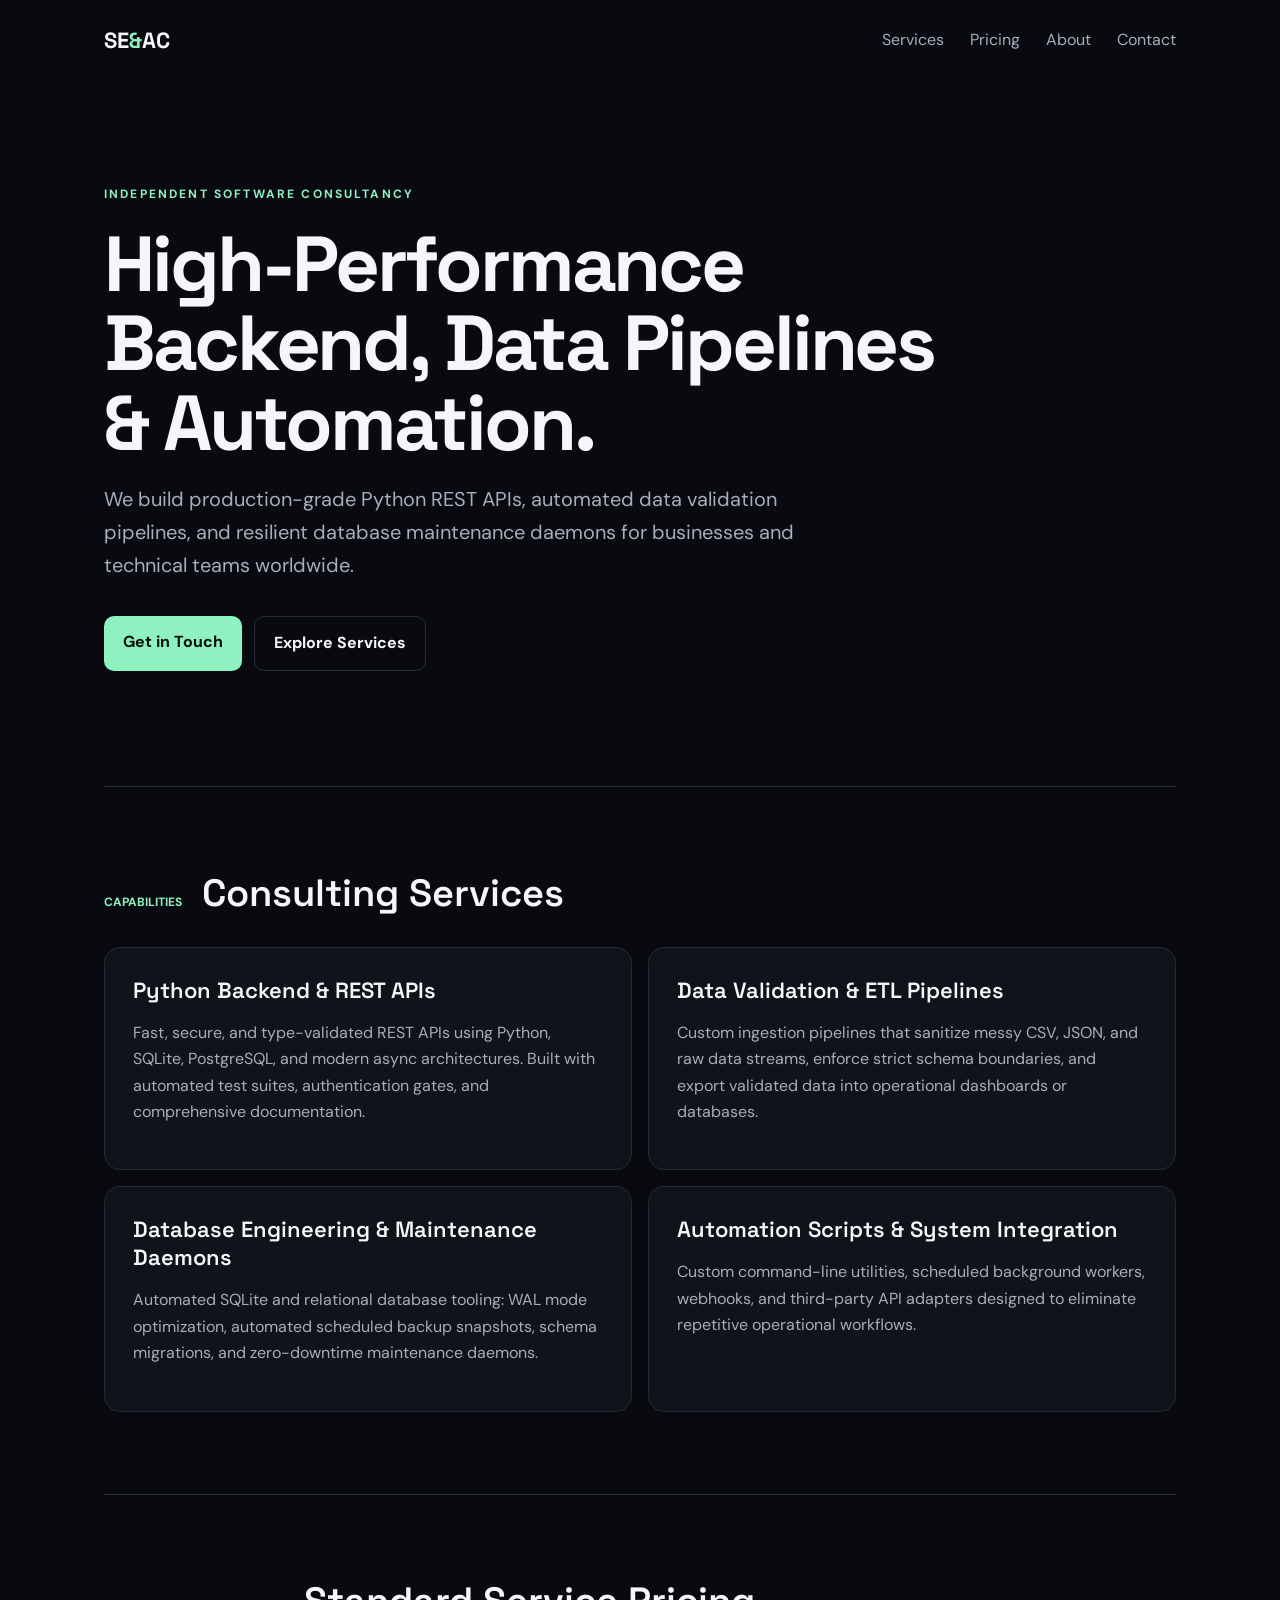
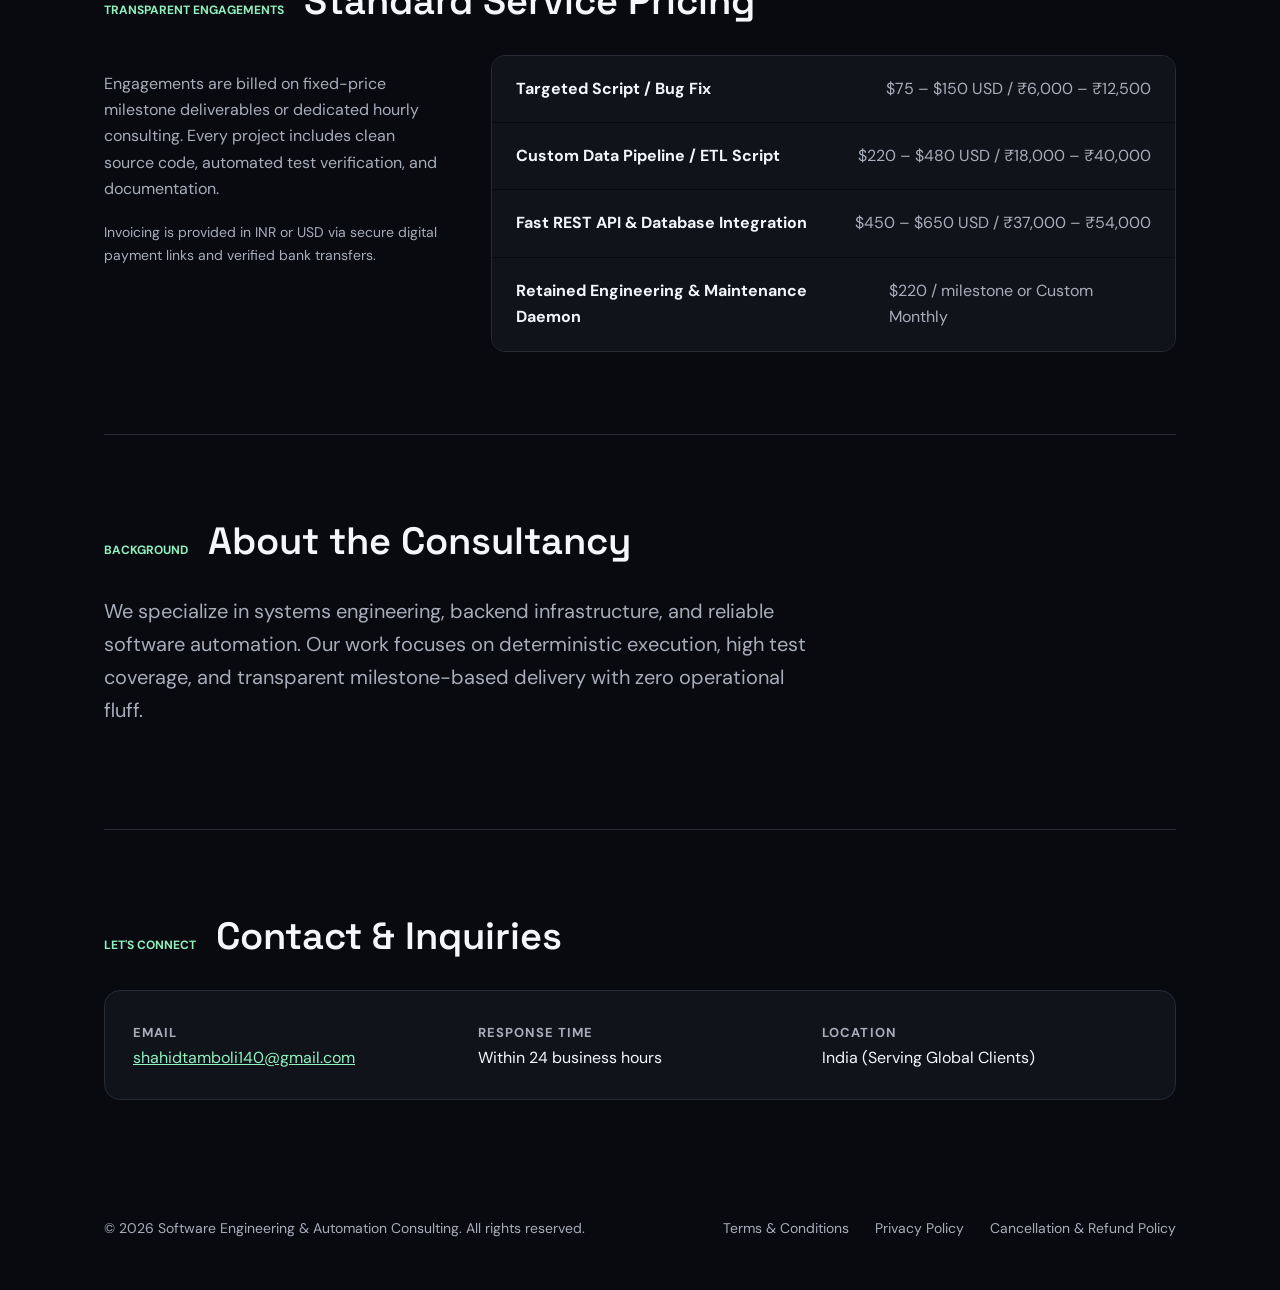
<file: index.html>
<!doctype html>
<html lang="en">
<head>
  <meta charset="utf-8">
  <meta name="viewport" content="width=device-width, initial-scale=1">
  <title>Software Engineering & Automation Consulting | Backend, APIs & Data Pipelines</title>
  <link rel="stylesheet" href="styles.css">
</head>
<body>

  <header class="nav">
    <a class="brand" href="index.html">SE<span>&</span>AC</a>
    <nav>
      <a href="#services">Services</a>
      <a href="#pricing">Pricing</a>
      <a href="#about">About</a>
      <a href="#contact">Contact</a>
    </nav>
  </header>

  <main>
    <!-- HERO SECTION -->
    <section class="hero">
      <div class="eyebrow">INDEPENDENT SOFTWARE CONSULTANCY</div>
      <h1>High-Performance Backend, Data Pipelines & Automation.</h1>
      <p class="lead">
        We build production-grade Python REST APIs, automated data validation pipelines, 
        and resilient database maintenance daemons for businesses and technical teams worldwide.
      </p>
      <div class="actions">
        <a class="button primary" href="#contact">Get in Touch</a>
        <a class="button secondary" href="#services">Explore Services</a>
      </div>
    </section>

    <!-- SERVICES SECTION -->
    <section class="section" id="services">
      <div class="section-head">
        <span>CAPABILITIES</span>
        <h2>Consulting Services</h2>
      </div>
      <div class="grid">
        <div class="card">
          <h3>Python Backend & REST APIs</h3>
          <p>
            Fast, secure, and type-validated REST APIs using Python, SQLite, PostgreSQL, and modern async architectures. Built with automated test suites, authentication gates, and comprehensive documentation.
          </p>
        </div>
        <div class="card">
          <h3>Data Validation & ETL Pipelines</h3>
          <p>
            Custom ingestion pipelines that sanitize messy CSV, JSON, and raw data streams, enforce strict schema boundaries, and export validated data into operational dashboards or databases.
          </p>
        </div>
        <div class="card">
          <h3>Database Engineering & Maintenance Daemons</h3>
          <p>
            Automated SQLite and relational database tooling: WAL mode optimization, automated scheduled backup snapshots, schema migrations, and zero-downtime maintenance daemons.
          </p>
        </div>
        <div class="card">
          <h3>Automation Scripts & System Integration</h3>
          <p>
            Custom command-line utilities, scheduled background workers, webhooks, and third-party API adapters designed to eliminate repetitive operational workflows.
          </p>
        </div>
      </div>
    </section>

    <!-- PRICING SECTION -->
    <section class="section" id="pricing">
      <div class="section-head">
        <span>TRANSPARENT ENGAGEMENTS</span>
        <h2>Standard Service Pricing</h2>
      </div>
      <div class="split">
        <div>
          <p>
            Engagements are billed on fixed-price milestone deliverables or dedicated hourly consulting. Every project includes clean source code, automated test verification, and documentation.
          </p>
          <p class="note">
            Invoicing is provided in INR or USD via secure digital payment links and verified bank transfers.
          </p>
        </div>
        <div class="pricing">
          <div>
            <strong>Targeted Script / Bug Fix</strong>
            <span>$75 – $150 USD / ₹6,000 – ₹12,500</span>
          </div>
          <div>
            <strong>Custom Data Pipeline / ETL Script</strong>
            <span>$220 – $480 USD / ₹18,000 – ₹40,000</span>
          </div>
          <div>
            <strong>Fast REST API & Database Integration</strong>
            <span>$450 – $650 USD / ₹37,000 – ₹54,000</span>
          </div>
          <div>
            <strong>Retained Engineering & Maintenance Daemon</strong>
            <span>$220 / milestone or Custom Monthly</span>
          </div>
        </div>
      </div>
    </section>

    <!-- ABOUT SECTION -->
    <section class="section" id="about">
      <div class="section-head">
        <span>BACKGROUND</span>
        <h2>About the Consultancy</h2>
      </div>
      <p class="lead">
        We specialize in systems engineering, backend infrastructure, and reliable software automation. Our work focuses on deterministic execution, high test coverage, and transparent milestone-based delivery with zero operational fluff.
      </p>
    </section>

    <!-- CONTACT SECTION -->
    <section class="section" id="contact">
      <div class="section-head">
        <span>LET'S CONNECT</span>
        <h2>Contact & Inquiries</h2>
      </div>
      <div class="contact-box">
        <div>
          <strong>Email</strong>
          <p><a href="mailto:shahidtamboli140@gmail.com">shahidtamboli140@gmail.com</a></p>
        </div>
        <div>
          <strong>Response Time</strong>
          <p>Within 24 business hours</p>
        </div>
        <div>
          <strong>Location</strong>
          <p>India (Serving Global Clients)</p>
        </div>
      </div>
    </section>
  </main>

  <footer>
    <div>
      &copy; 2026 Software Engineering & Automation Consulting. All rights reserved.
    </div>
    <div class="footer-links">
      <a href="terms.html">Terms & Conditions</a>
      <a href="privacy.html">Privacy Policy</a>
      <a href="refund.html">Cancellation & Refund Policy</a>
    </div>
  </footer>

</body>
</html>
</file>
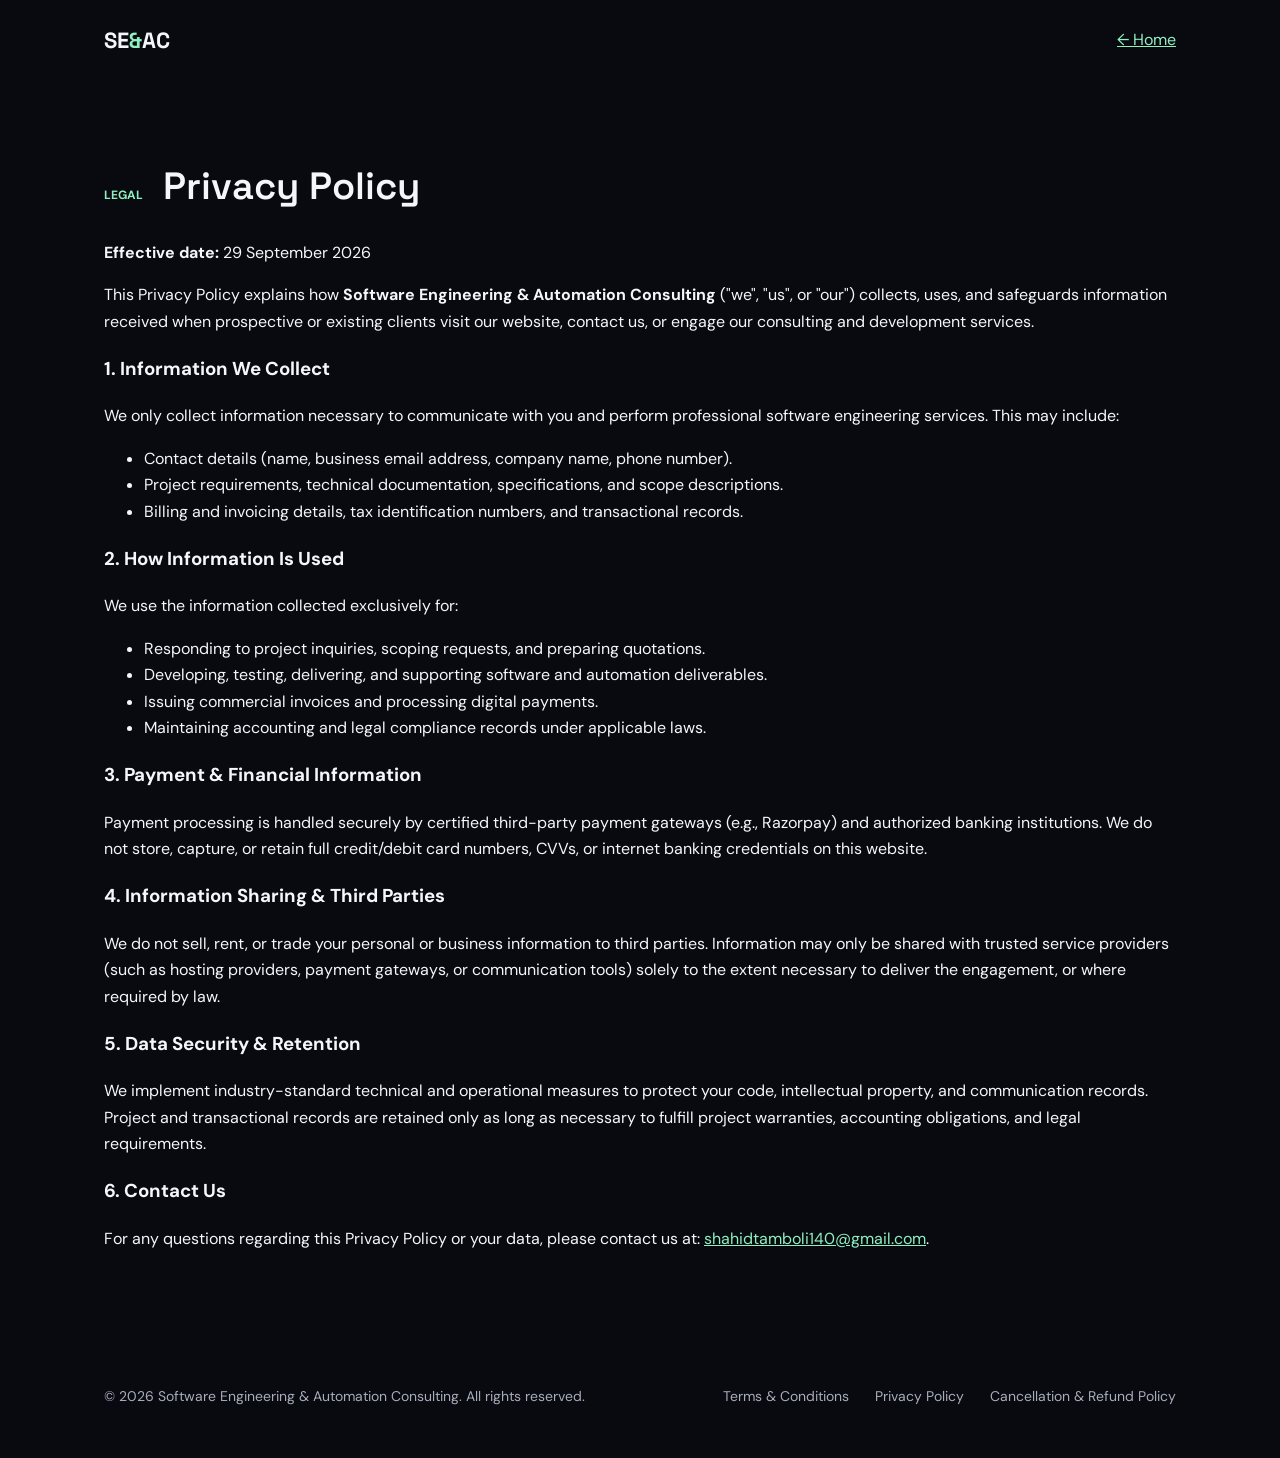
<file: privacy.html>
<!doctype html>
<html lang="en">
<head>
  <meta charset="utf-8">
  <meta name="viewport" content="width=device-width, initial-scale=1">
  <title>Privacy Policy | Software Engineering & Automation Consulting</title>
  <link rel="stylesheet" href="styles.css">
</head>
<body>

  <header class="nav">
    <a class="brand" href="index.html">SE<span>&</span>AC</a>
    <a href="index.html">&larr; Home</a>
  </header>

  <main>
    <section class="section" style="border-top:0">
      <div class="section-head">
        <span>LEGAL</span>
        <h2>Privacy Policy</h2>
      </div>

      <p><strong>Effective date:</strong> 29 September 2026</p>
      <p>
        This Privacy Policy explains how <strong>Software Engineering & Automation Consulting</strong> ("we", "us", or "our") collects, uses, and safeguards information received when prospective or existing clients visit our website, contact us, or engage our consulting and development services.
      </p>

      <h3>1. Information We Collect</h3>
      <p>
        We only collect information necessary to communicate with you and perform professional software engineering services. This may include:
      </p>
      <ul>
        <li>Contact details (name, business email address, company name, phone number).</li>
        <li>Project requirements, technical documentation, specifications, and scope descriptions.</li>
        <li>Billing and invoicing details, tax identification numbers, and transactional records.</li>
      </ul>

      <h3>2. How Information Is Used</h3>
      <p>
        We use the information collected exclusively for:
      </p>
      <ul>
        <li>Responding to project inquiries, scoping requests, and preparing quotations.</li>
        <li>Developing, testing, delivering, and supporting software and automation deliverables.</li>
        <li>Issuing commercial invoices and processing digital payments.</li>
        <li>Maintaining accounting and legal compliance records under applicable laws.</li>
      </ul>

      <h3>3. Payment & Financial Information</h3>
      <p>
        Payment processing is handled securely by certified third-party payment gateways (e.g., Razorpay) and authorized banking institutions. We do not store, capture, or retain full credit/debit card numbers, CVVs, or internet banking credentials on this website.
      </p>

      <h3>4. Information Sharing & Third Parties</h3>
      <p>
        We do not sell, rent, or trade your personal or business information to third parties. Information may only be shared with trusted service providers (such as hosting providers, payment gateways, or communication tools) solely to the extent necessary to deliver the engagement, or where required by law.
      </p>

      <h3>5. Data Security & Retention</h3>
      <p>
        We implement industry-standard technical and operational measures to protect your code, intellectual property, and communication records. Project and transactional records are retained only as long as necessary to fulfill project warranties, accounting obligations, and legal requirements.
      </p>

      <h3>6. Contact Us</h3>
      <p>
        For any questions regarding this Privacy Policy or your data, please contact us at: <a href="mailto:shahidtamboli140@gmail.com">shahidtamboli140@gmail.com</a>.
      </p>
    </section>
  </main>

  <footer>
    <div>
      &copy; 2026 Software Engineering & Automation Consulting. All rights reserved.
    </div>
    <div class="footer-links">
      <a href="terms.html">Terms & Conditions</a>
      <a href="privacy.html">Privacy Policy</a>
      <a href="refund.html">Cancellation & Refund Policy</a>
    </div>
  </footer>

</body>
</html>
</file>
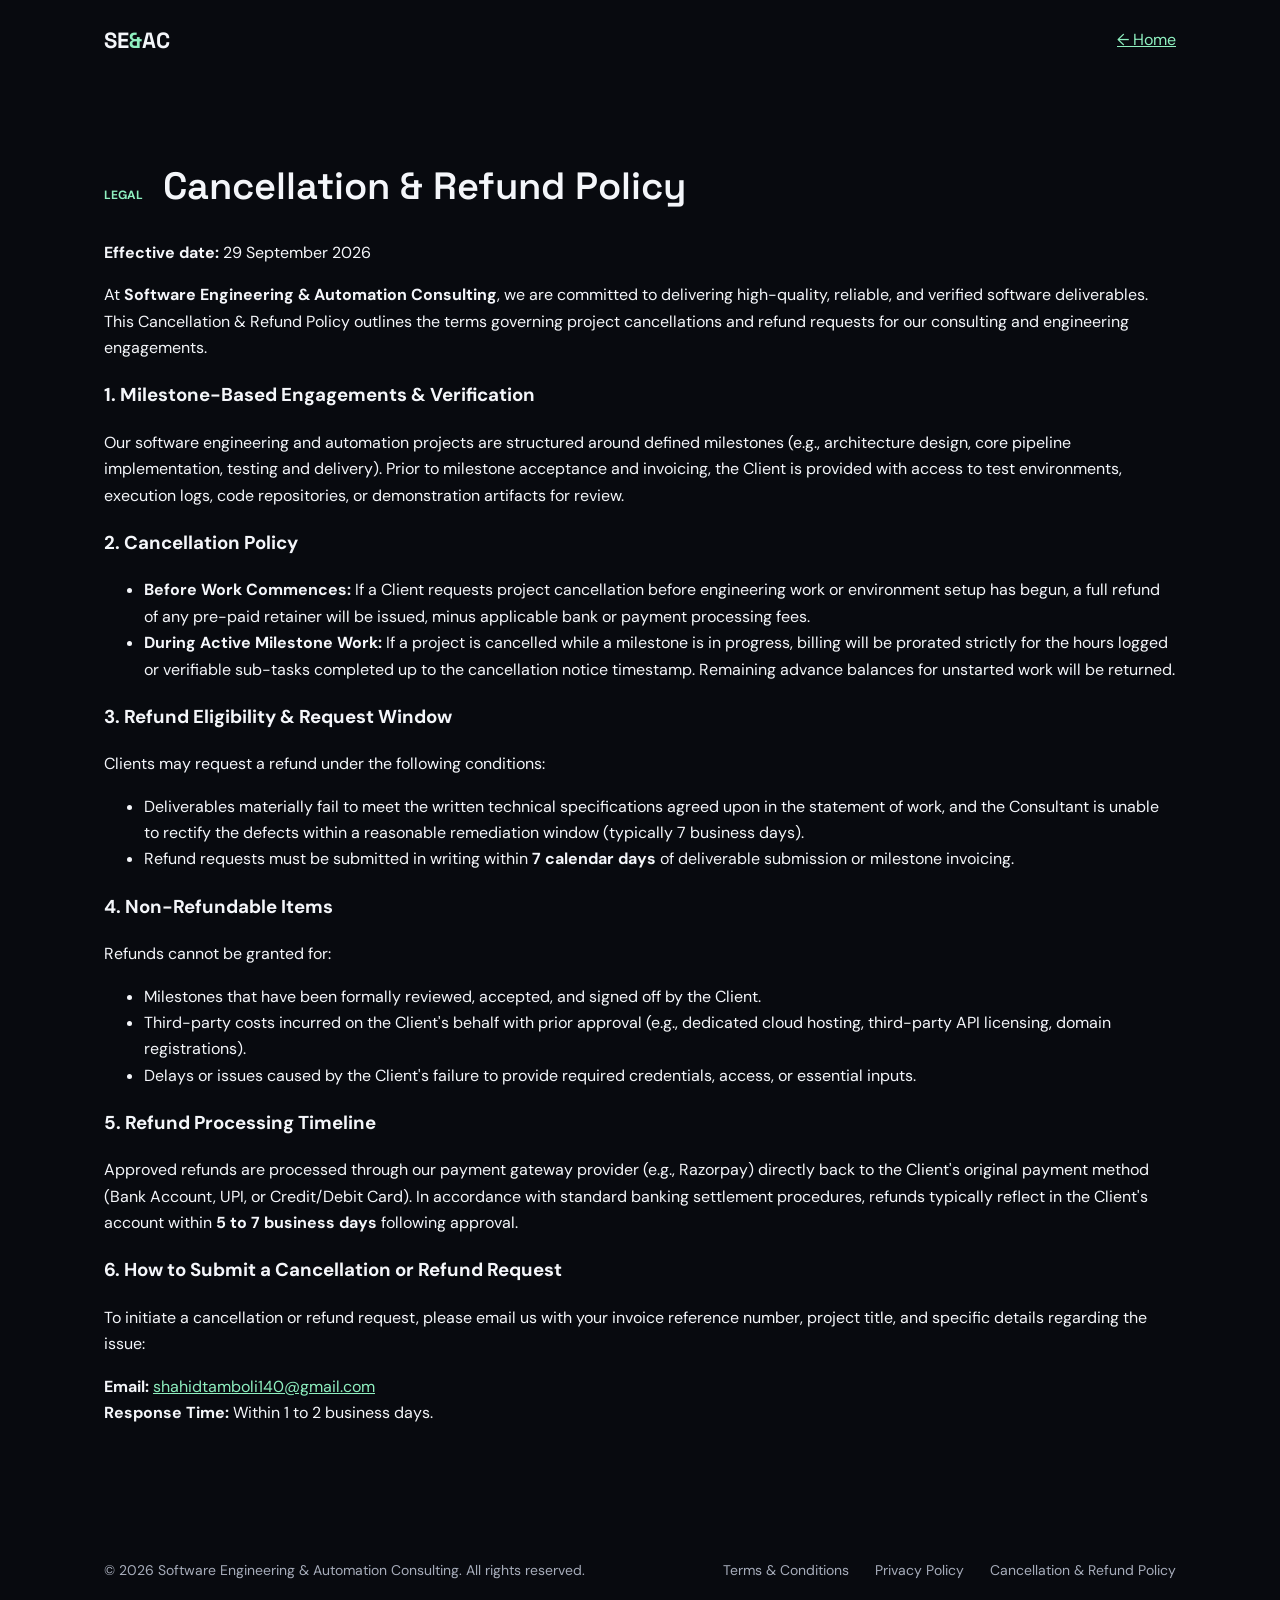
<file: refund.html>
<!doctype html>
<html lang="en">
<head>
  <meta charset="utf-8">
  <meta name="viewport" content="width=device-width, initial-scale=1">
  <title>Cancellation & Refund Policy | Software Engineering & Automation Consulting</title>
  <link rel="stylesheet" href="styles.css">
</head>
<body>

  <header class="nav">
    <a class="brand" href="index.html">SE<span>&</span>AC</a>
    <a href="index.html">&larr; Home</a>
  </header>

  <main>
    <section class="section" style="border-top:0">
      <div class="section-head">
        <span>LEGAL</span>
        <h2>Cancellation & Refund Policy</h2>
      </div>

      <p><strong>Effective date:</strong> 29 September 2026</p>
      <p>
        At <strong>Software Engineering & Automation Consulting</strong>, we are committed to delivering high-quality, reliable, and verified software deliverables. This Cancellation & Refund Policy outlines the terms governing project cancellations and refund requests for our consulting and engineering engagements.
      </p>

      <h3>1. Milestone-Based Engagements & Verification</h3>
      <p>
        Our software engineering and automation projects are structured around defined milestones (e.g., architecture design, core pipeline implementation, testing and delivery). Prior to milestone acceptance and invoicing, the Client is provided with access to test environments, execution logs, code repositories, or demonstration artifacts for review.
      </p>

      <h3>2. Cancellation Policy</h3>
      <ul>
        <li><strong>Before Work Commences:</strong> If a Client requests project cancellation before engineering work or environment setup has begun, a full refund of any pre-paid retainer will be issued, minus applicable bank or payment processing fees.</li>
        <li><strong>During Active Milestone Work:</strong> If a project is cancelled while a milestone is in progress, billing will be prorated strictly for the hours logged or verifiable sub-tasks completed up to the cancellation notice timestamp. Remaining advance balances for unstarted work will be returned.</li>
      </ul>

      <h3>3. Refund Eligibility & Request Window</h3>
      <p>
        Clients may request a refund under the following conditions:
      </p>
      <ul>
        <li>Deliverables materially fail to meet the written technical specifications agreed upon in the statement of work, and the Consultant is unable to rectify the defects within a reasonable remediation window (typically 7 business days).</li>
        <li>Refund requests must be submitted in writing within <strong>7 calendar days</strong> of deliverable submission or milestone invoicing.</li>
      </ul>

      <h3>4. Non-Refundable Items</h3>
      <p>
        Refunds cannot be granted for:
      </p>
      <ul>
        <li>Milestones that have been formally reviewed, accepted, and signed off by the Client.</li>
        <li>Third-party costs incurred on the Client's behalf with prior approval (e.g., dedicated cloud hosting, third-party API licensing, domain registrations).</li>
        <li>Delays or issues caused by the Client's failure to provide required credentials, access, or essential inputs.</li>
      </ul>

      <h3>5. Refund Processing Timeline</h3>
      <p>
        Approved refunds are processed through our payment gateway provider (e.g., Razorpay) directly back to the Client's original payment method (Bank Account, UPI, or Credit/Debit Card). In accordance with standard banking settlement procedures, refunds typically reflect in the Client's account within <strong>5 to 7 business days</strong> following approval.
      </p>

      <h3>6. How to Submit a Cancellation or Refund Request</h3>
      <p>
        To initiate a cancellation or refund request, please email us with your invoice reference number, project title, and specific details regarding the issue:
      </p>
      <p>
        <strong>Email:</strong> <a href="mailto:shahidtamboli140@gmail.com">shahidtamboli140@gmail.com</a><br>
        <strong>Response Time:</strong> Within 1 to 2 business days.
      </p>
    </section>
  </main>

  <footer>
    <div>
      &copy; 2026 Software Engineering & Automation Consulting. All rights reserved.
    </div>
    <div class="footer-links">
      <a href="terms.html">Terms & Conditions</a>
      <a href="privacy.html">Privacy Policy</a>
      <a href="refund.html">Cancellation & Refund Policy</a>
    </div>
  </footer>

</body>
</html>
</file>
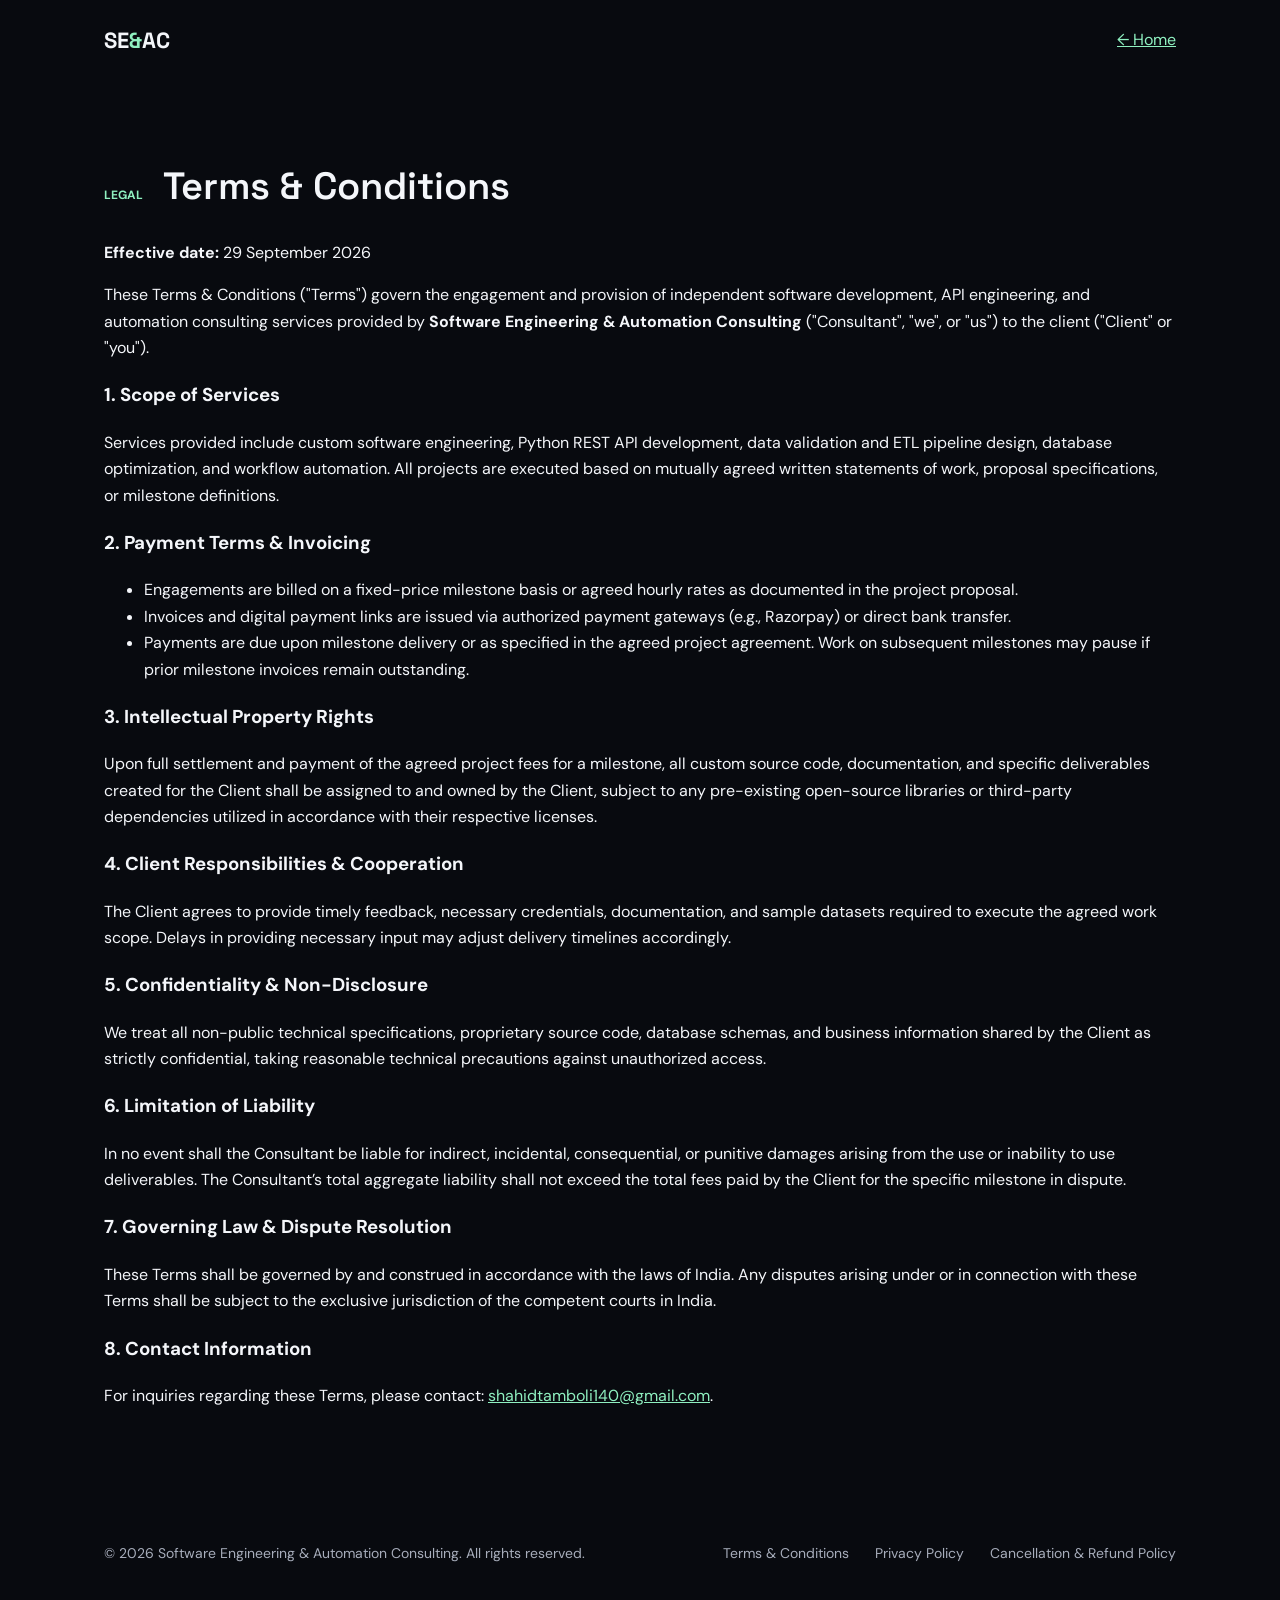
<file: terms.html>
<!doctype html>
<html lang="en">
<head>
  <meta charset="utf-8">
  <meta name="viewport" content="width=device-width, initial-scale=1">
  <title>Terms & Conditions | Software Engineering & Automation Consulting</title>
  <link rel="stylesheet" href="styles.css">
</head>
<body>

  <header class="nav">
    <a class="brand" href="index.html">SE<span>&</span>AC</a>
    <a href="index.html">&larr; Home</a>
  </header>

  <main>
    <section class="section" style="border-top:0">
      <div class="section-head">
        <span>LEGAL</span>
        <h2>Terms & Conditions</h2>
      </div>

      <p><strong>Effective date:</strong> 29 September 2026</p>
      <p>
        These Terms & Conditions ("Terms") govern the engagement and provision of independent software development, API engineering, and automation consulting services provided by <strong>Software Engineering & Automation Consulting</strong> ("Consultant", "we", or "us") to the client ("Client" or "you").
      </p>

      <h3>1. Scope of Services</h3>
      <p>
        Services provided include custom software engineering, Python REST API development, data validation and ETL pipeline design, database optimization, and workflow automation. All projects are executed based on mutually agreed written statements of work, proposal specifications, or milestone definitions.
      </p>

      <h3>2. Payment Terms & Invoicing</h3>
      <ul>
        <li>Engagements are billed on a fixed-price milestone basis or agreed hourly rates as documented in the project proposal.</li>
        <li>Invoices and digital payment links are issued via authorized payment gateways (e.g., Razorpay) or direct bank transfer.</li>
        <li>Payments are due upon milestone delivery or as specified in the agreed project agreement. Work on subsequent milestones may pause if prior milestone invoices remain outstanding.</li>
      </ul>

      <h3>3. Intellectual Property Rights</h3>
      <p>
        Upon full settlement and payment of the agreed project fees for a milestone, all custom source code, documentation, and specific deliverables created for the Client shall be assigned to and owned by the Client, subject to any pre-existing open-source libraries or third-party dependencies utilized in accordance with their respective licenses.
      </p>

      <h3>4. Client Responsibilities & Cooperation</h3>
      <p>
        The Client agrees to provide timely feedback, necessary credentials, documentation, and sample datasets required to execute the agreed work scope. Delays in providing necessary input may adjust delivery timelines accordingly.
      </p>

      <h3>5. Confidentiality & Non-Disclosure</h3>
      <p>
        We treat all non-public technical specifications, proprietary source code, database schemas, and business information shared by the Client as strictly confidential, taking reasonable technical precautions against unauthorized access.
      </p>

      <h3>6. Limitation of Liability</h3>
      <p>
        In no event shall the Consultant be liable for indirect, incidental, consequential, or punitive damages arising from the use or inability to use deliverables. The Consultant’s total aggregate liability shall not exceed the total fees paid by the Client for the specific milestone in dispute.
      </p>

      <h3>7. Governing Law & Dispute Resolution</h3>
      <p>
        These Terms shall be governed by and construed in accordance with the laws of India. Any disputes arising under or in connection with these Terms shall be subject to the exclusive jurisdiction of the competent courts in India.
      </p>

      <h3>8. Contact Information</h3>
      <p>
        For inquiries regarding these Terms, please contact: <a href="mailto:shahidtamboli140@gmail.com">shahidtamboli140@gmail.com</a>.
      </p>
    </section>
  </main>

  <footer>
    <div>
      &copy; 2026 Software Engineering & Automation Consulting. All rights reserved.
    </div>
    <div class="footer-links">
      <a href="terms.html">Terms & Conditions</a>
      <a href="privacy.html">Privacy Policy</a>
      <a href="refund.html">Cancellation & Refund Policy</a>
    </div>
  </footer>

</body>
</html>
</file>
<file: styles.css>
@import url('https://fonts.googleapis.com/css2?family=DM+Sans:wght@400;500;600;700&family=Space+Grotesk:wght@500;600;700&display=swap');
:root{--bg:#080a0f;--panel:#10131a;--text:#f4f6fa;--muted:#a7adbb;--line:#262b36;--accent:#8ff0c0}
*{box-sizing:border-box}html{scroll-behavior:smooth}body{margin:0;background:var(--bg);color:var(--text);font-family:"DM Sans",sans-serif;line-height:1.65}.nav{max-width:1120px;margin:auto;padding:26px 24px;display:flex;align-items:center;justify-content:space-between}.brand{font:700 22px "Space Grotesk";color:var(--text);text-decoration:none}.brand span{color:var(--accent)}nav a,.footer-links a{color:var(--muted);text-decoration:none;margin-left:22px}nav a:hover,.footer-links a:hover,a{color:var(--accent)}main{max-width:1120px;margin:auto;padding:0 24px}.hero{padding:105px 0 115px;max-width:850px}.eyebrow{font-size:12px;letter-spacing:.18em;color:var(--accent);font-weight:700}.hero h1{font:700 clamp(44px,7vw,78px)/1.02 "Space Grotesk";letter-spacing:-.04em;margin:20px 0}.lead{font-size:20px;color:var(--muted);max-width:720px}.actions{display:flex;gap:12px;margin-top:34px;flex-wrap:wrap}.button{padding:13px 19px;border-radius:10px;text-decoration:none;font-weight:700}.primary{background:var(--accent);color:#07110b}.secondary{border:1px solid var(--line);color:var(--text)}.section{padding:82px 0;border-top:1px solid var(--line)}.section-head{display:flex;gap:20px;align-items:baseline;margin-bottom:30px}.section-head span{font-size:12px;color:var(--accent);font-weight:700}.section h2{font:600 38px "Space Grotesk";margin:0}.grid{display:grid;grid-template-columns:repeat(2,1fr);gap:16px}.card,.contact-box{background:var(--panel);border:1px solid var(--line);border-radius:16px;padding:28px}.card h3{font:600 22px "Space Grotesk";margin:0 0 8px}.card p,.split p,.note{color:var(--muted)}.split{display:grid;grid-template-columns:1fr 2fr;gap:45px}.pricing{display:grid;gap:1px;border:1px solid var(--line);border-radius:14px;overflow:hidden}.pricing div{padding:20px 24px;background:var(--panel);display:flex;justify-content:space-between;gap:20px}.pricing span{color:var(--muted)}.note{font-size:14px;margin-top:18px}.contact-box{display:grid;grid-template-columns:repeat(3,1fr);gap:20px}.contact-box p{margin:0}.contact-box strong{color:var(--muted);font-size:13px;text-transform:uppercase;letter-spacing:.08em}footer{max-width:1120px;margin:auto;padding:35px 24px 50px;color:var(--muted);font-size:14px;display:flex;justify-content:space-between;gap:20px}footer a{margin-left:18px}@media(max-width:700px){nav{display:none}.hero{padding:65px 0 75px}.grid,.split,.contact-box{grid-template-columns:1fr}.pricing div{display:block}.pricing span{display:block;margin-top:4px}footer{display:block}.footer-links{margin-top:15px}footer a{margin:0 18px 0 0}}
</file>
